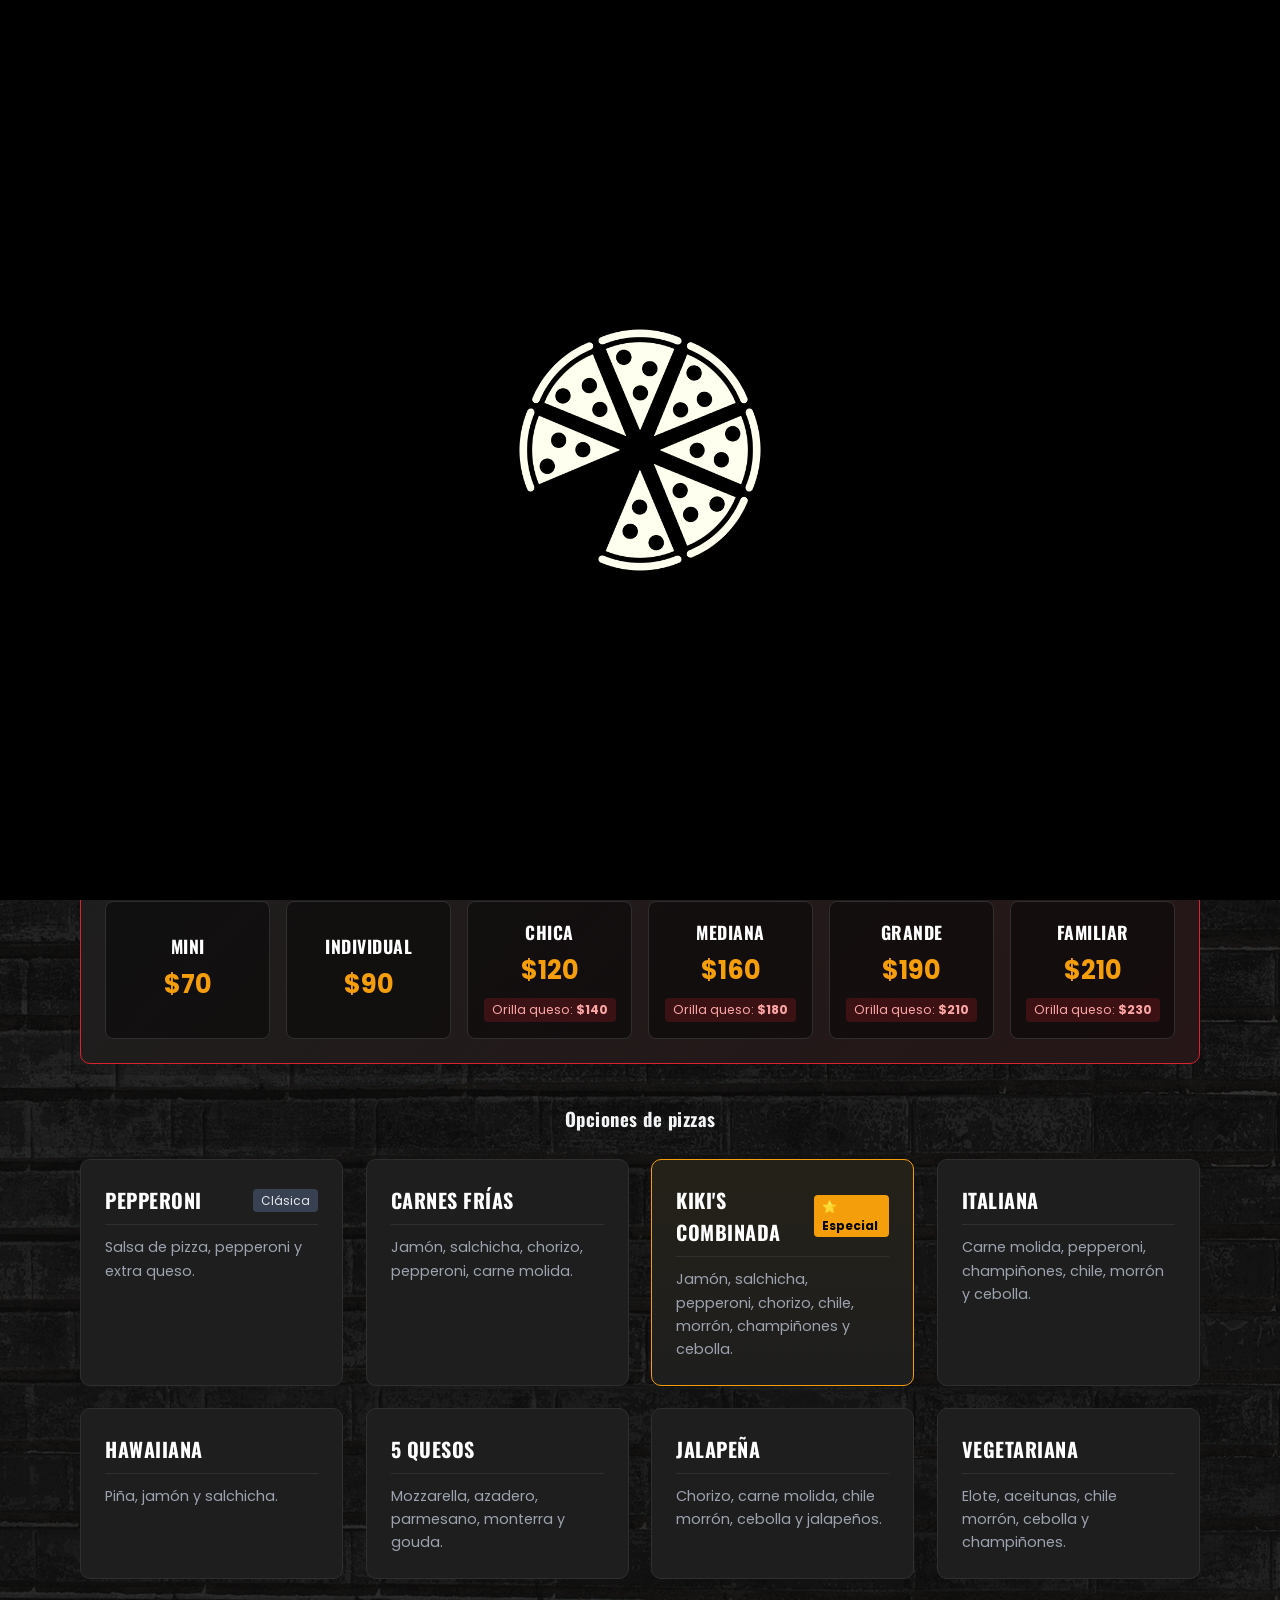
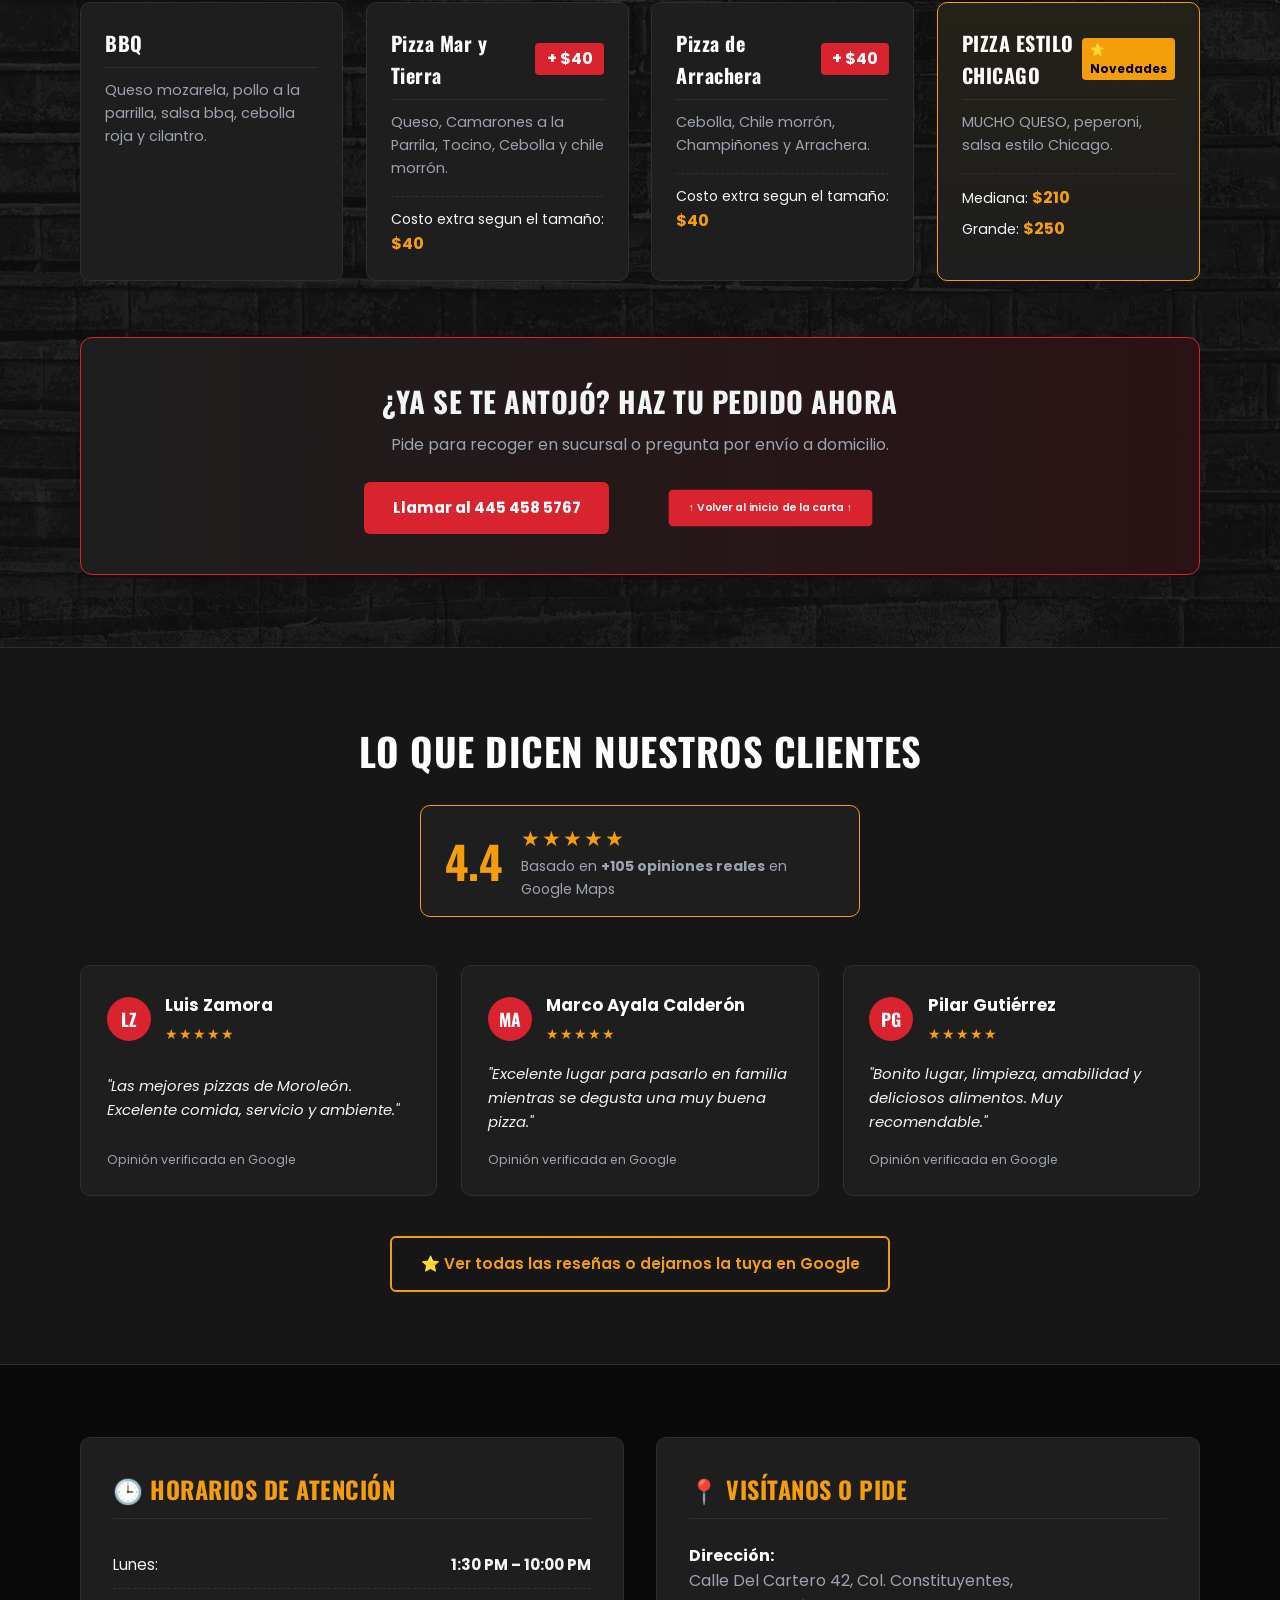
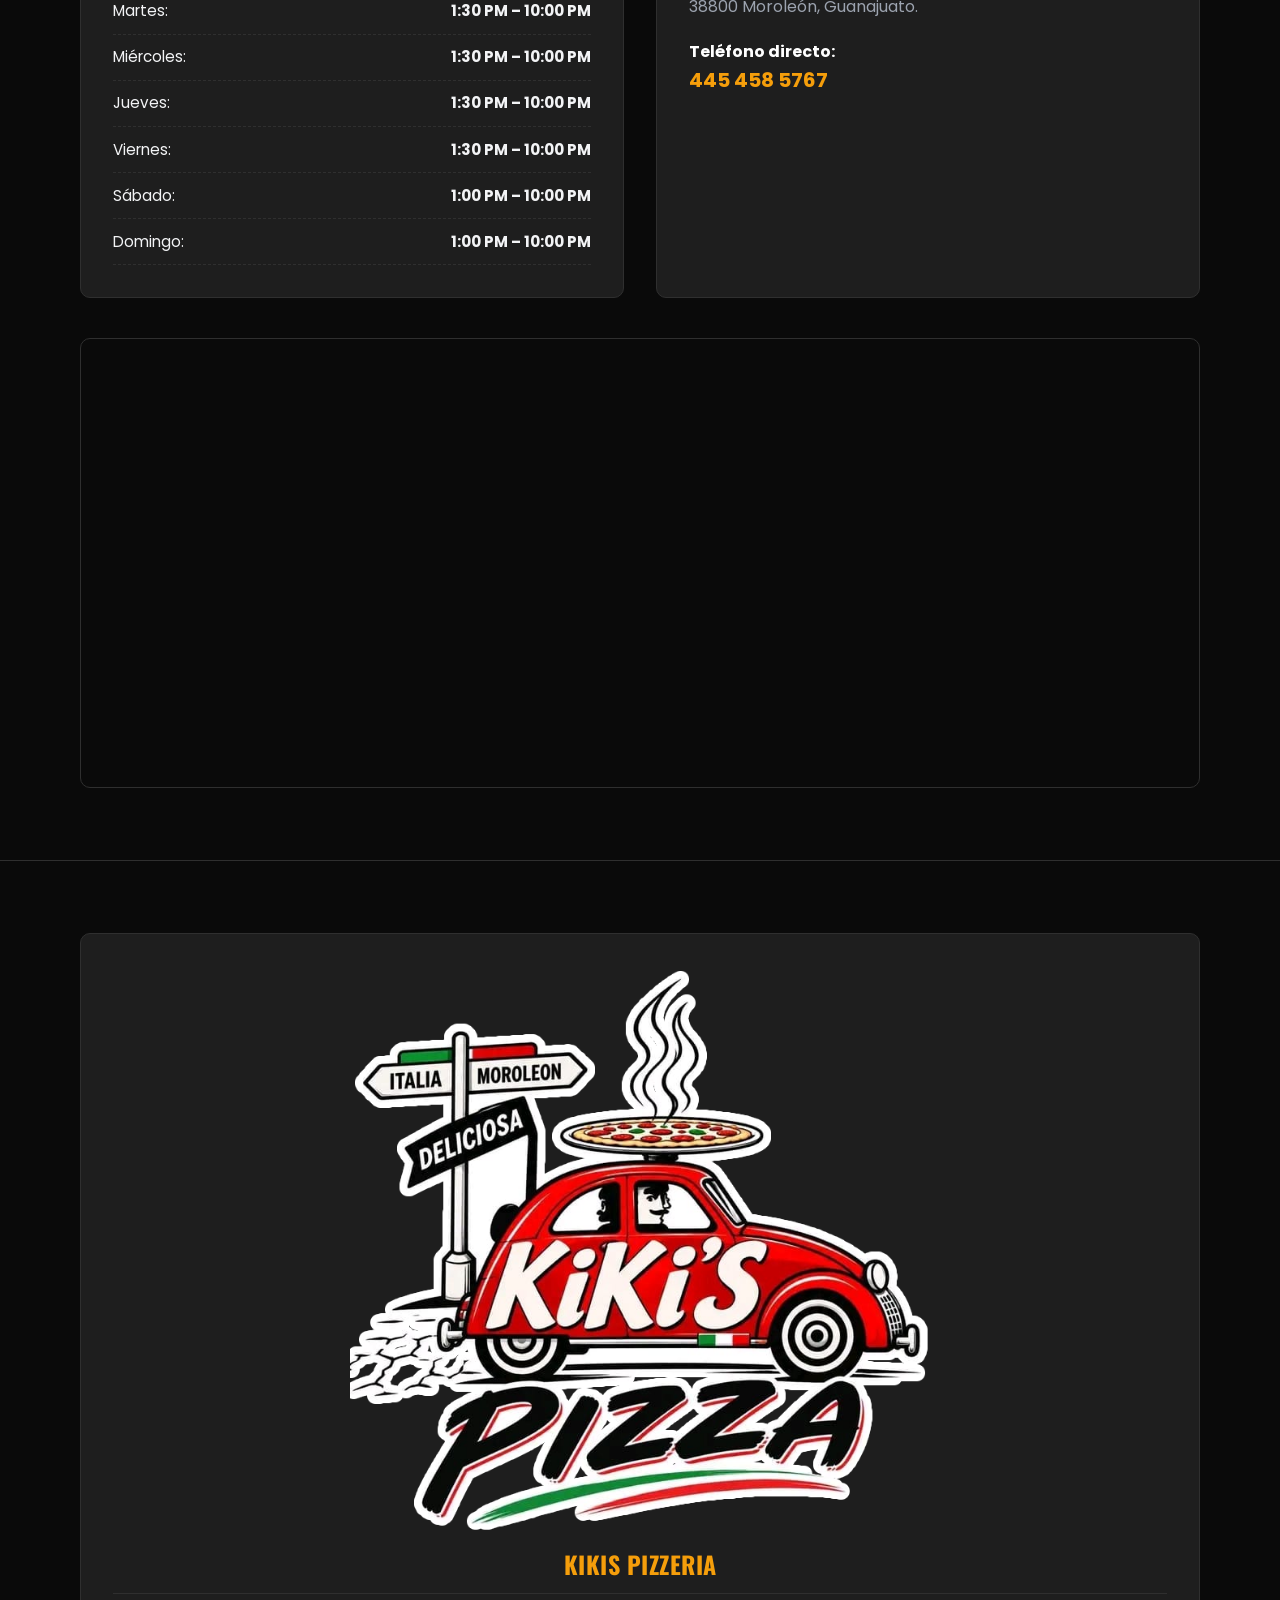
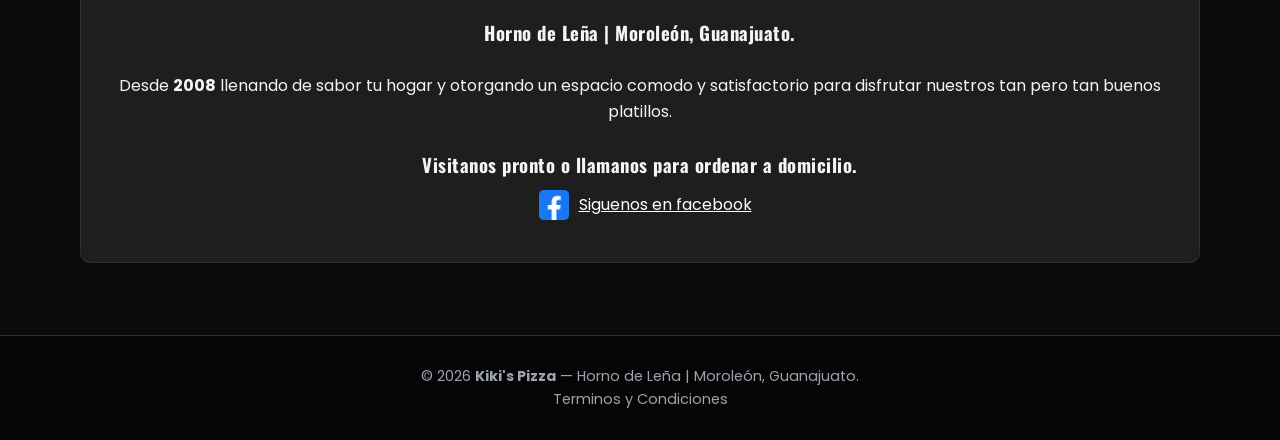
<file: index.html>
<!DOCTYPE html>
<html lang="es">
    <!-- hola w que haces aqui -->
<head>
    <meta charset="UTF-8">
    <meta name="viewport" content="width=device-width, initial-scale=1.0">
    <title>Kiki's Pizza | Horno de Leña - Moroleón, Gto.</title>
    <link rel="preconnect" href="https://fonts.googleapis.com">
    <link rel="preconnect" href="https://fonts.gstatic.com" crossorigin>
    <link href="https://fonts.googleapis.com/css2?family=Oswald:wght@500;700&family=Poppins:wght@300;400;600;700&display=swap" rel="stylesheet">
    <link rel="stylesheet" href="css/styles.css">
    <link rel="icon" type="image/png" href="img/KiKiSIcono3.png">
</head>
<body style="background: linear-gradient(rgba(10, 10, 10, 0.78), rgba(18, 18, 18, 0.95)), url('img/LadrilloFondo.jpg');">


    <div id="pizzaLoader">
        <div class="pizza" id="pizzaLoading"></div>
    </div>

    <div id="promoOverlay">
    <div class="promo-box">
        <a href="#"><button id="cerrarPromo" aria-label="Cerrar">✕</button></a>
        
        <video id="promoVideo" autoplay muted loop playsinline preload="auto">
        <source src="img/videos/pizzaChicago.mp4" type="video/mp4">
        </video>

        <div class="promo-texto">
        <h2>¡NUEVA RECETA! PIZZA ESTILO CHICAGO</h2>
        <p>¡Ya está disponible!</p>
        <a href="#chicago" class="btn-ver" onclick="cerrarPromo()">Ver producto</a>
        </div>
    </div>
    </div>

    <script>
    
    </script>
    <header class="navbar">
        <div class="container nav-container">
            <div class="brand-group">
                <a href="#" class="logo">
                    <img src="img/KiKiSlogo.png" alt="Kiki's Pizza">
                    <!-- <img src="img/Logos/LogoKikisOGSimplificado.png" alt="Kiki's Pizza"> -->
                </a>
                <span id="statusBadge" class="status-badge status-closed">
                    <span class="status-dot"></span>
                    <span id="statusText">Cerrado</span>
                </span>
            </div>

            <button class="menu-toggle" id="menuToggle" aria-label="Abrir menú">☰</button>
            <nav class="nav-links" id="navLinks">
                <a href="#inicio">Inicio</a>
                <a href="#menu">Menú</a>
                <a href="#orden">ORDENAR</a>
                <a href="#resenas">Reseñas</a>
                <a href="#horarios">Horarios y Ubicación</a>
                <a href="#nosotros">Conocenos</a>
            </nav>
        </div>
    </header>

    <section id="inicio" class="hero" style="background: linear-gradient(rgba(10, 10, 10, 0.78), rgba(18, 18, 18, 0.95)), url('img/KikisCombinadaPizza.jpeg') center/cover no-repeat;">
        <div class="container hero-content">
            <span class="badge">🔥 DE UN BUEN HORNO DE LEÑA</span>
            <h1>Sabor artesanal directo del horno a tu mesa</h1>
            <p>Disfruta nuestras pizzas a la leña, sandwiches italianos y antojitos en un ambiente único en Moroleón.</p>
            <div class="hero-buttons">
                <a href="#menu" class="btn btn-primary">Ver Carta Completa</a>
                <a href="tel:4454585767" class="btn btn-outline">📞 Llamar: 445 458 5767</a>
            </div>
        </div>
    </section>

    <section id="menu" class="section">
        <div class="container">
            <h2 class="section-title">Nuestra Carta</h2>
            <p class="section-subtitle">TODO PREPARADO AL MOMENTO EN NUESTRO ORNO DE LEÑA</p>

            <div class="menu-tabs">
                <button class="tab-btn active" data-category="pizzas">🍕 Pizzas</button>
                <button class="tab-btn" data-category="sandwiches">🥖 Sandwiches</button>
                <button class="tab-btn" data-category="antojos">🍟 Antojos</button>
                <button class="tab-btn" data-category="pastas">🍝 Pastas</button>
                <button class="tab-btn" data-category="ensaladas">🥬 Ensaladas</button>
            </div>

            <div class="menu-content active" id="pizzas">
                <div class="sizes-banner">
                    <h3>Elige el tamaño de tu pizza</h3>
                    <div class="sizes-grid">
                        <div class="size-item">
                            <span class="size-name">MINI</span>
                            <span class="size-price">$70</span>
                        </div>
                        <div class="size-item">
                            <span class="size-name">INDIVIDUAL</span>
                            <span class="size-price">$90</span>
                        </div>
                        <div class="size-item">
                            <span class="size-name">CHICA</span>
                            <span class="size-price">$120</span>
                            <span class="cheese-crust">Orilla queso: <strong>$140</strong></span>
                        </div>
                        <div class="size-item">
                            <span class="size-name">MEDIANA</span>
                            <span class="size-price">$160</span>
                            <span class="cheese-crust">Orilla queso: <strong>$180</strong></span>
                        </div>
                        <div class="size-item">
                            <span class="size-name">GRANDE</span>
                            <span class="size-price">$190</span>
                            <span class="cheese-crust">Orilla queso: <strong>$210</strong></span>
                        </div>
                        <div class="size-item">
                            <span class="size-name">FAMILIAR</span>
                            <span class="size-price">$210</span>
                            <span class="cheese-crust">Orilla queso: <strong>$230</strong></span>
                        </div>
                    </div>
                </div>
                <center><h3>Opciones de pizzas</h3></center><br>
                <div class="grid-menu">
                    <div class="card">
                        <div class="card-header"><h3>PEPPERONI</h3><span class="tag">Clásica</span></div>
                        <p>Salsa de pizza, pepperoni y extra queso.</p>
                        <!-- <button class="imgButton"></button> -->
                    </div>
                    <div class="card">
                        <div class="card-header"><h3>CARNES FRÍAS</h3></div>
                        <p>Jamón, salchicha, chorizo, pepperoni, carne molida.</p>
                    </div>
                    <div class="card highlight-card">
                        <div class="card-header"><h3>KIKI'S COMBINADA</h3><span class="tag-gold">⭐ Especial</span></div>
                        <p>Jamón, salchicha, pepperoni, chorizo, chile, morrón, champiñones y cebolla.</p>
                    </div>
                    <div class="card">
                        <div class="card-header"><h3>ITALIANA</h3></div>
                        <p>Carne molida, pepperoni, champiñones, chile, morrón y cebolla.</p>
                    </div>
                    <div class="card">
                        <div class="card-header"><h3>HAWAIIANA</h3></div>
                        <p>Piña, jamón y salchicha.</p>
                    </div>
                    <div class="card">
                        <div class="card-header"><h3>5 QUESOS</h3></div>
                        <p>Mozzarella, azadero, parmesano, monterra y gouda.</p>
                    </div>
                    <div class="card">
                        <div class="card-header"><h3>JALAPEÑA</h3></div>
                        <p>Chorizo, carne molida, chile morrón, cebolla y jalapeños.</p>
                    </div>
                    <div class="card">
                        <div class="card-header"><h3>VEGETARIANA</h3></div>
                        <p>Elote, aceitunas, chile morrón, cebolla y champiñones.</p>
                    </div>
                    <div class="card">
                        <div class="card-header"><h3>BBQ</h3></div>
                        <p>Queso mozarela, pollo a la parrilla, salsa bbq, cebolla roja y cilantro.</p>
                    </div>
                    <div class="card">
                        <div class="card-header"><h3>Pizza Mar y Tierra</h3><span class="price-pill">+ $40</span></div>
                        <p>Queso, Camarones a la Parrila, Tocino, Cebolla y chile morrón.</p>
                        <div class="dual-price">
                            <span>Costo extra segun el tamaño: <strong>$40</strong></span>
                        </div>
                    </div>
                    <div id="chicago" class="card">
                        <div class="card-header"><h3>Pizza de Arrachera</h3><span class="price-pill">+ $40</span></div>
                        <p>Cebolla, Chile morrón, Champiñones y Arrachera.</p>
                        <div class="dual-price">
                            <span>Costo extra segun el tamaño: <strong>$40</strong></span>
                        </div>
                    </div>

                    <div class="card highlight-card">
                        <div class="card-header"><h3>PIZZA ESTILO CHICAGO</h3><span class="tag-gold">⭐ Novedades</span></div>
                        <p>MUCHO QUESO, peperoni, salsa estilo Chicago.</p>
                        <div class="dual-price">
                            <span>Mediana: <strong>$210</strong></span>
                            <span>Grande: <strong>$250</strong></span>
                        </div>
                    </div>
                </div>
            </div>

            <div class="menu-content" id="sandwiches">
                <p class="category-note">Sandwiches italianos horneados en casa en horno de leña.</p>
                <div class="grid-menu">
                    <div class="card">
                        <div class="card-header"><h3>CESAR</h3><span class="price-pill">$100</span></div>
                        <p>Pollo a la parrilla, lechuga romana, queso parmesano, jitomate, cebolla y aderezo.</p>
                    </div>
                    <div class="card">
                        <div class="card-header"><h3>ITALIANO</h3><span class="price-pill">$100</span></div>
                        <p>Salchicha italiana, vegetales a la parrilla con queso asadero.</p>
                    </div>
                    <div class="card">
                        <div class="card-header"><h3>DE ARRACHERA</h3><span class="price-pill">$120</span></div>
                        <p>Arrachera a la parrilla, jitomate, cebolla, lechuga y queso asadero.</p>
                    </div>
                </div>
            </div>

            <div class="menu-content" id="antojos">
                <p class="category-note">Especialidades horneadas y complementos crujientes</p>
                <div class="grid-menu">
                    <div class="card">
                        <div class="card-header"><h3>PIZZA CALZONE</h3><span class="price-pill">$90</span></div>
                        <!-- <p>Empanada de pizza gigante rellena de queso y tus ingredientes favoritos.</p> -->
                    </div>
                    <div class="card">
                        <div class="card-header"><h3>CHICKEN BAKE</h3><span class="price-pill">$100</span></div>
                        <p>Pollo, Cebolla y Tocino.</p>
                    </div>
                    <div class="card">
                        <div class="card-header"><h3>ALITAS DE POLLO</h3><span class="price-pill">$100</span></div>
                        <p>Bañadas en salsa:  BBQ, Bufalo o Habanero.</p>
                    </div>
                    <div class="card">
                        <div class="card-header"><h3>PAPAS A LA FRANCESA</h3><span class="price-pill">$40</span></div>
                        <p>El complemento perfecto, doraditas y crujientes.</p>
                    </div>
                    <div class="card">
                        <div class="card-header"><h3>DEDOS DE QUESO</h3><span class="price-pill">$100</span></div>
                        <!--<p>Pollo, cebolla y tocino envueltos en masa artesanal gratinada.</p>-->
                    </div>
                </div>
            </div>

            <div class="menu-content" id="pastas">
                <p class="category-note">Nuestras pastas con un gran sabor y variedad para recordarte que estas en restaurante de comida italiana.</p>
                <div class="grid-menu">
                    <div class="card">
                        <div class="card-header"><h3>MARINERA</h3></div>
                        <p>Salsa de tomate casera, champiñones, queso parmesano.</p>
                        <div class="dual-price">
                            <span>Pollo o camarón: <strong>$90</strong></span>
                            <span>Combinado: <strong>$130</strong></span>
                        </div>
                    </div>
                    <div class="card">
                        <div class="card-header"><h3>ALFREDO</h3></div>
                        <p>Una cremosa salsa alfredo con champiñones.</p>
                        <div class="dual-price">
                            <span>Pollo o camarón: <strong>$90</strong></span>
                            <span>Combinado: <strong>$130</strong></span>
                        </div>
                    </div>
                    <div class="card">
                        <div class="card-header"><h3>BOLOÑESA</h3><span class="price-pill">$90</span></div>
                        <p>Salchicha italiana, champiñones, acompañada con su rica salsa casera tipo boloñesa.</p>
                    </div>
                    <div class="card">
                        <div class="card-header"><h3>LASAGNA ITALIANA</h3><span class="price-pill">$90</span></div>
                        <p>Capas de pasta, carne y abundante queso gratinado al horno de leña.</p>
                    </div>
                    <div class="card">
                        <div class="card-header"><h3>KUNG PAO</h3></div>
                        <p>Cacahuate, chile de árbol, cebollín, y spaguetti acompañado de una rica salsa china.</p>
                        <div class="dual-price">
                            <span>Pollo o camarón: <strong>$90</strong></span>
                            <span>Combinado: <strong>$130</strong></span>
                        </div>
                    </div>
                </div>
            </div>

            <div class="menu-content" id="ensaladas">
                <p class="category-note">Todas nuestras ensaladas están elaboradas con hortalizas de la mejor calidad.</p>
                <div class="grid-menu">
                    <div class="card">
                        <div class="card-header"><h3>DE LA CASA</h3><span class="price-pill">$100</span></div>
                        <p>Pechuga de pollo a la parrilla, Lechuga italiana, Romana con frutas, Tocino frito y Jitomate.</p>
                    </div>
                    <div class="card">
                        <div class="card-header"><h3>ESPECIALIDAD DEL CHEF</h3><span class="price-pill">$100</span></div>
                        <p>Combinacion de lechugas frescas acompañada de nueces caramelizadas, apio, manzana, uvas y queso con un rico aderezo de la casa y pollo a la parrilla.</p>
                    </div>
                    <div class="card">
                        <div class="card-header"><h3>CÉSAR</h3></div>
                        <p>Lechuga italiana y romana, crutones, queso parmesano, acompañada con aderezo César.</p>
                        <div class="dual-price">
                            <span>Pollo a la parrilla: <strong>$90</strong></span>
                            <span>con Camarones: <strong>$130</strong></span>
                        </div>
                    </div>
                    <div class="card">
                        <div class="card-header"><h3>HAWAIANA</h3><span class="price-pill">$100</span></div>
                        <p>Lechuga fresca, Jamón, Piña, Salchicha, Tocino crujiente y aderezo César ranchero.</p>
                    </div>
                </div>
            </div>
            <p id="orden"></p>
            <div class="cta-box">
                <h3>¿Ya se te antojó? Haz tu pedido ahora</h3>
                <p>Pide para recoger en sucursal o pregunta por envío a domicilio.</p>
                <div class="cta-actions">
                    <!-- <button id="btnWhatsApp" class="btn btn-whatsapp">💬 Pedir por WhatsApp</button> -->
                    <a href="tel:4454585767" class="btn btn-primary"><strong>Llamar al 445 458 5767</strong></a>
                    <a href="#menu" style="transform: scale(0.7);" class="btn btn-primary">↑ Volver al inicio de la carta ↑</a>
                </div>
            </div>
        </div>
    </section>

    <section id="resenas" class="section bg-reviews">
        <div class="container">
            <h2 class="section-title">Lo que dicen nuestros clientes</h2>
            
            <div class="google-rating-badge">
                <div class="rating-score">4.4</div>
                <div class="rating-details">
                    <div class="stars">★★★★★</div>
                    <p>Basado en <strong>+105 opiniones reales</strong> en Google Maps</p>
                </div>
            </div>

            <div class="grid-reviews">
                <div class="review-card">
                    <div class="review-header">
                        <div class="reviewer-avatar">LZ</div>
                        <div>
                            <h4>Luis Zamora</h4>
                            <span class="review-stars">★★★★★</span>
                        </div>
                    </div>
                    <p class="review-text">"Las mejores pizzas de Moroleón. Excelente comida, servicio y ambiente."</p>
                    <span class="review-source">Opinión verificada en Google</span>
                </div>

                <div class="review-card">
                    <div class="review-header">
                        <div class="reviewer-avatar">MA</div>
                        <div>
                            <h4>Marco Ayala Calderón</h4>
                            <span class="review-stars">★★★★★</span>
                        </div>
                    </div>
                    <p class="review-text">"Excelente lugar para pasarlo en familia mientras se degusta una muy buena pizza."</p>
                    <span class="review-source">Opinión verificada en Google</span>
                </div>

                <div class="review-card">
                    <div class="review-header">
                        <div class="reviewer-avatar">PG</div>
                        <div>
                            <h4>Pilar Gutiérrez</h4>
                            <span class="review-stars">★★★★★</span>
                        </div>
                    </div>
                    <p class="review-text">"Bonito lugar, limpieza, amabilidad y deliciosos alimentos. Muy recomendable."</p>
                    <span class="review-source">Opinión verificada en Google</span>
                </div>
            </div>

            <div class="reviews-cta">
                <a href="https://maps.app.goo.gl/2pxG9FmsqHazRQCR9" target="_blank" rel="noopener noreferrer" class="btn btn-outline">
                    ⭐ Ver todas las reseñas o dejarnos la tuya en Google
                </a>
            </div>
        </div>
    </section>

    <section id="horarios" class="section bg-darker">
        <div class="container grid-info">
            <div class="info-card">
                <h2>🕒 Horarios de Atención</h2>
                <ul class="schedule-list">
                    <li><span>Lunes:</span> <strong>1:30 PM – 10:00 PM</strong></li>
                    <!-- <li class="closed"><span>Martes:</span> <strong>Cerrado</strong></li> -->
                    <li><span>Martes:</span> <strong>1:30 PM – 10:00 PM</strong></li>
                    <li><span>Miércoles:</span> <strong>1:30 PM – 10:00 PM</strong></li>
                    <li><span>Jueves:</span> <strong>1:30 PM – 10:00 PM</strong></li>
                    <li><span>Viernes:</span> <strong>1:30 PM – 10:00 PM</strong></li>
                    <li><span>Sábado:</span> <strong>1:00 PM – 10:00 PM</strong></li>
                    <li><span>Domingo:</span> <strong>1:00 PM – 10:00 PM</strong></li>
                </ul>
            </div>

            <div class="info-card" id="ubicacion">
                <h2>📍 Visítanos o Pide</h2>
                <p class="address">
                    <strong>Dirección:</strong><br>
                    Calle Del Cartero 42, Col. Constituyentes,<br>
                    38800 Moroleón, Guanajuato.
                </p>
                <p class="phone">
                    <strong>Teléfono directo:</strong><br>
                    <a href="tel:4454585767">445 458 5767</a>
                </p>
            </div>
            
        </div>
        <center><iframe class="mapa" src="https://www.google.com/maps/embed?pb=!1m18!1m12!1m3!1d14985.18854553349!2d-101.2073275298901!3d20.121647646771386!2m3!1f0!2f0!3f0!3m2!1i1024!2i768!4f13.1!3m3!1m2!1s0x842cfafbf47c6f1d%3A0xaeb9e7f0befae872!2sKikis%20Pizza!5e0!3m2!1ses-419!2smx!4v1794878331908!5m2!1ses-419!2smx"  width="80%" height="450" style="border:1px solid rgb(0, 0, 0);" allowfullscreen="" loading="lazy" referrerpolicy="strict-origin-when-cross-origin"></iframe></center>
    </section>


    <section id="nosotros" class="section bg-darker">
        <div class="container grid-info">
            <div class="info-card">
                <center>
                    <img class="imgCard" src="img/Logos/LogoKikisOG.png" alt="LogoKikisOG">
                    <h2><strong>KIKIS PIZZERIA</strong></h2>
                    <h3><strong>Horno de Leña | Moroleón, Guanajuato.</strong></h3>
                    <br>
                    <p>Desde <strong>2008</strong> llenando de sabor tu hogar y otorgando un espacio comodo y satisfactorio para disfrutar nuestros tan pero tan buenos platillos.</p>
                    <br><h3>Visitanos pronto o llamanos para ordenar a domicilio.</h3>

                    <a href="https://www.facebook.com/profile.php?id=61595882806256" target="_blank" style="color: white; display: flex; align-items: center; justify-content: center;">
                        <img id="facebook-icon" src="img/Logos/facebook_icon_130940.png" alt="Facebook" style="width: 50px; height: 50px; padding: 10px;">
                        <label for="">Siguenos en facebook</label>
                    </a>
                </center>
            </div>
    </section>

    <footer class="footer">
        <div class="container">
            <p>© <span id="year"></span> <strong>Kiki's Pizza</strong> — Horno de Leña | Moroleón, Guanajuato.</p>
        </div>
        <a id="year">Terminos y Condiciones</a>
        
    </footer>
    <script src="js/app.js"></script>
</body>
</html>
</file>
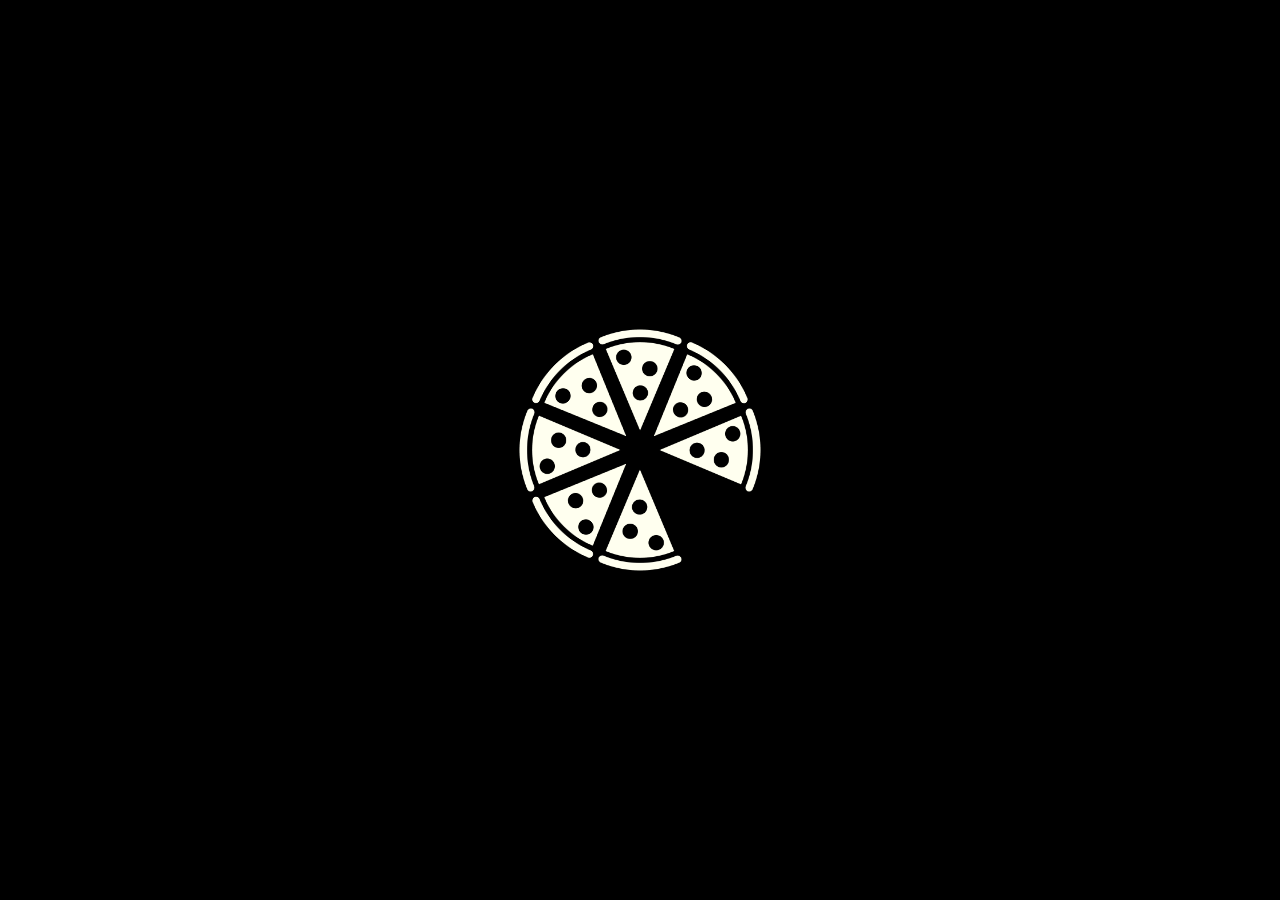
<file: anims.html>
<!DOCTYPE html>
<html lang="es">
<head>
<meta charset="UTF-8">
<meta name="viewport" content="width=device-width, initial-scale=1.0">
<title>Pizza Loader</title>
<style>
*{margin:0;padding:0;box-sizing:border-box}
#loader{position:fixed;inset:0;background:#000;z-index:99999;display:flex;align-items:center;justify-content:center;opacity:1;visibility:visible;transition:opacity .5s ease,visibility .5s ease}
#loader.hide{opacity:0;visibility:hidden;pointer-events:none}
.pizza{position:relative;width:280px;height:280px}
.rebanada{position:absolute;width:50%;height:50%;left:25%;top:0;object-fit:contain;transform-origin:50% 100%;opacity:1;transition:opacity .12s ease}
.rebanada.off{opacity:0}
#contenido{min-height:100vh;opacity:0;transition:opacity .5s ease}
#contenido.show{opacity:1}
</style>
</head>
<body>
<div id="loader">
<div class="pizza" id="pizza"></div>
</div>
<main id="contenido">
<h1>Bienvenido a mi página</h1>
</main>
<script>
const DURACION_CARGA=2000;
const NUM_REBANADAS=8;
const pizza=document.getElementById("pizza");
let rebanadas=[];
for(let i=0;i<NUM_REBANADAS;i++){
const imagen=document.createElement("img");
imagen.src="img/Logos/pizza1.png";
imagen.classList.add("rebanada");
imagen.alt="";
imagen.style.transform=`rotate(${i*(360/NUM_REBANADAS)}deg)`;
pizza.appendChild(imagen);
rebanadas.push(imagen);
}
const INTERVALO=DURACION_CARGA/NUM_REBANADAS;
let actual=0;
rebanadas[actual].classList.add("off");
const animacion=setInterval(()=>{
rebanadas[actual].classList.remove("off");
actual=(actual+1)%NUM_REBANADAS;
rebanadas[actual].classList.add("off");
},INTERVALO);
setTimeout(()=>{
clearInterval(animacion);
document.getElementById("loader").classList.add("hide");
document.getElementById("contenido").classList.add("show");
},DURACION_CARGA);
</script>
</body>
</html>
</file>
<file: css/styles.css>
:root {
    --bg-main: #121212;
    --bg-darker: #0a0a0a;
    --bg-card: #1e1e1e;
    --border-color: #2f2f2f;
    --primary: #d9232e;
    --primary-hover: #b51923;
    --gold: #f59e0b;
    --text-main: #f3f4f6;
    --text-muted: #9ca3af;
    --whatsapp: #25d366;
}

*::selection{
    color: #000;
    background-color: var(--gold);
}

* {
    margin: 0;
    padding: 0;
    box-sizing: border-box;
}

html {
    scroll-padding-top: 50px;
    scroll-behavior: smooth;
    background-color: #000;
    
}

body {
    font-family: 'Poppins', sans-serif;
    background-position: center;
    background-size: cover, 900px auto;
    background-repeat: no-repeat, repeat;
    
    color: var(--text-main);
    line-height: 1.6;
}

h1, h2, h3, .logo, .size-name {
    font-family: 'Oswald', sans-serif;
    letter-spacing: 0.5px;
}

.container {
    width: 90%;
    max-width: 1120px;
    margin: 0 auto;
    
}

.navbar {
    background: rgba(10, 10, 10, 0.95);
    border-bottom: 2px solid var(--primary);
    position: sticky;
    top: 0;
    z-index: 1000;
    backdrop-filter: blur(8px);
}

.nav-container {
    display: flex;
    justify-content: space-between;
    align-items: center;
    height: 72px;
}

.logo {
    text-decoration: none;
    display: flex;
    align-items: center;
    gap: 8px;
}

.logo img{
    height: 70px;
}

.brand-group {
    display: flex;
    align-items: center;
    gap: 12px;
}

.status-badge {
    display: inline-flex;
    align-items: center;
    gap: 7px;
    padding: 5px 12px;
    border-radius: 50px;
    font-family: 'Oswald', sans-serif;
    font-size: 0.85rem;
    font-weight: 700;
    letter-spacing: 1px;
    text-transform: uppercase;
    transition: all 0.3s ease;
}

.status-dot {
    width: 8px;
    height: 8px;
    border-radius: 50%;
}

.status-open {
    background-color: rgba(57, 255, 20, 0.12);
    color: #efff14;
    border: 1px solid #efff14;
    box-shadow: 0 0 10px rgba(57, 255, 20, 0.35), inset 0 0 6px rgba(57, 255, 20, 0.15);
}

.status-open .status-dot {
    background-color: #e7ff14;
    box-shadow: 0 0 8px #dcff14;
    animation: pulseNeon 1.8s infinite;
}

.status-closed {
    background-color: rgba(107, 114, 128, 0.12);
    color: #6b7280;
    border: 1px solid #374151;
    box-shadow: none;
}

.status-closed .status-dot {
    background-color: #4b5563;
}

@keyframes pulseNeon {
    0%, 100% { opacity: 1; transform: scale(1); }
    50% { opacity: 0.45; transform: scale(0.85); }
}

@media (max-width: 420px) {
    .logo img {
        height: 54px;
    }
    .status-badge {
        padding: 4px 9px;
        font-size: 0.75rem;
    }
}

.logo-box {
    background: #000;
    color: var(--gold);
    border: 2px solid var(--gold);
    padding: 2px 10px;
    font-size: 1.5rem;
    font-weight: 700;
    border-radius: 4px;
    text-transform: uppercase;
}

.logo-sub {
    color: var(--text-main);
    font-size: 1.3rem;
    font-weight: 500;
    letter-spacing: 2px;
}

.nav-links {
    display: flex;
    gap: 1.8rem;
}

.nav-links a {
    text-decoration: none;
    color: var(--text-main);
    font-weight: 500;
    text-transform: uppercase;
    font-size: 0.9rem;
    transition: color 0.3s;
}

.nav-links a:hover {
    color: var(--gold);
}

.menu-toggle {
    display: none;
    background: none;
    border: none;
    color: var(--text-main);
    font-size: 1.8rem;
    cursor: pointer;
}

.hero {
    
    padding: 6.5rem 0 5rem;
    text-align: center;
    border-bottom: 1px solid var(--border-color);
}

.badge {
    background: rgba(245, 158, 11, 0.15);
    color: var(--gold);
    border: 1px solid var(--gold);
    padding: 0.4rem 1.2rem;
    border-radius: 4px;
    font-weight: 600;
    font-size: 0.85rem;
    display: inline-block;
    margin-bottom: 1.2rem;
    letter-spacing: 1px;
}

.hero h1 {
    font-size: 3rem;
    text-transform: uppercase;
    margin-bottom: 1rem;
    line-height: 1.15;
    color: #fff;
}

.hero p {
    font-size: 1.05rem;
    max-width: 620px;
    margin: 0 auto 2.2rem;
    color: var(--text-muted);
}

.hero-buttons {
    display: flex;
    gap: 1rem;
    justify-content: center;
    flex-wrap: wrap;
}

.btn {
    display: inline-block;
    padding: 0.85rem 1.8rem;
    border-radius: 6px;
    text-decoration: none;
    font-weight: 600;
    cursor: pointer;
    border: none;
    font-size: 0.95rem;
    transition: all 0.25s ease;
}

.btn:hover {
    transform: translateY(-2px);
}

.btn-primary {
    background: var(--primary);
    color: #fff;
}

.btn-primary:hover {
    background: var(--primary-hover);
}

.btn-outline {
    background: transparent;
    color: var(--gold);
    border: 2px solid var(--gold);
}

.btn-outline:hover {
    background: var(--gold);
    color: #000;
}

.btn-whatsapp {
    background: var(--whatsapp);
    color: #fff;
}

.btn-whatsapp:hover {
    background: #1ebe5d;
}

.full-width {
    display: block;
    text-align: center;
    width: 100%;
    margin-top: 1.5rem;
}

.section {
    padding: 4.5rem 0;
}

.bg-darker {
    background: var(--bg-darker);
    border-top: 1px solid var(--border-color);
}

.section-title {
    text-align: center;
    font-size: 2.4rem;
    text-transform: uppercase;
    color: #fff;
    margin-bottom: 0.3rem;
}

.section-subtitle {
    text-align: center;
    color: var(--gold);
    margin-bottom: 2.5rem;
    font-size: 0.95rem;
}

.menu-tabs {
    display: flex;
    justify-content: center;
    gap: 0.8rem;
    margin-bottom: 2.5rem;
    flex-wrap: wrap;
}

.tab-btn {
    background: var(--bg-card);
    color: var(--text-muted);
    border: 1px solid var(--border-color);
    padding: 0.75rem 1.4rem;
    border-radius: 6px;
    font-family: 'Oswald', sans-serif;
    font-size: 1.05rem;
    text-transform: uppercase;
    cursor: pointer;
    transition: all 0.3s;
}

.tab-btn:hover {
    border-color: var(--gold);
    color: #fff;
}

.tab-btn.active {
    background: var(--primary);
    color: #fff;
    border-color: var(--primary);
}

.menu-content {
    display: none;
    animation: fadeIn 0.35s ease;
}

.menu-content.active {
    display: block;
}

@keyframes fadeIn {
    from { opacity: 0; transform: translateY(8px); }
    to { opacity: 1; transform: translateY(0); }
}

.category-note {
    text-align: center;
    color: var(--text-muted);
    margin-bottom: 1.5rem;
    font-style: italic;
}

.sizes-banner {
    background: linear-gradient(135deg, #1e1e1e 0%, #261617 100%);
    border: 1px solid var(--primary);
    border-radius: 10px;
    padding: 1.5rem;
    margin-bottom: 2.5rem;
    text-align: center;
}

.sizes-banner h3 {
    color: var(--gold);
    text-transform: uppercase;
    font-size: 1.3rem;
    margin-bottom: 1.2rem;
}

.sizes-grid {
    display: grid;
    grid-template-columns: repeat(auto-fit, minmax(150px, 1fr));
    gap: 1rem;
}

.size-item {
    background: rgba(0, 0, 0, 0.45);
    border: 1px solid var(--border-color);
    border-radius: 8px;
    padding: 1rem 0.5rem;
    display: flex;
    flex-direction: column;
    align-items: center;
    justify-content: center;
}

.size-name {
    font-size: 1.1rem;
    color: #fff;
    font-weight: 700;
}

.size-price {
    font-size: 1.6rem;
    font-weight: 700;
    color: var(--gold);
    margin: 0.2rem 0;
}

.cheese-crust {
    font-size: 0.78rem;
    color: #fca5a5;
    background: rgba(217, 35, 46, 0.2);
    padding: 2px 8px;
    border-radius: 4px;
    margin-top: 4px;
}

.grid-menu {
    display: grid;
    grid-template-columns: repeat(auto-fit, minmax(260px, 1fr));
    gap: 1.4rem;
}

.card {
    background: var(--bg-card);
    border: 1px solid var(--border-color);
    border-radius: 10px;
    padding: 1.5rem;
    transition: transform 0.25s, border-color 0.25s;
}

.card:hover {
    transform: translateY(-4px);
    border-color: var(--gold);
}

.highlight-card {
    border-color: var(--gold);
    background: linear-gradient(180deg, #242118 0%, #1e1e1e 100%);
}

.card-header {
    display: flex;
    justify-content: space-between;
    align-items: center;
    gap: 0.5rem;
    margin-bottom: 0.7rem;
    border-bottom: 1px solid var(--border-color);
    padding-bottom: 0.5rem;
}

.card h3 {
    color: #fff;
    font-size: 1.25rem;
}

.card p {
    font-size: 0.9rem;
    color: var(--text-muted);
}

.price-pill {
    background: var(--primary);
    color: #fff;
    font-weight: 700;
    padding: 0.2rem 0.7rem;
    border-radius: 4px;
    font-size: 1rem;
    white-space: nowrap;
}

.tag {
    background: #374151;
    color: #e5e7eb;
    font-size: 0.75rem;
    padding: 2px 8px;
    border-radius: 4px;
}

.tag-gold {
    background: var(--gold);
    color: #000;
    font-weight: 700;
    font-size: 0.75rem;
    padding: 2px 8px;
    border-radius: 4px;
}

.dual-price {
    margin-top: 1rem;
    padding-top: 0.7rem;
    border-top: 1px dashed var(--border-color);
    display: flex;
    flex-direction: column;
    gap: 0.3rem;
    font-size: 0.88rem;
    color: var(--text-main);
}

.dual-price strong {
    color: var(--gold);
    font-size: 1rem;
}

.cta-box {
    background: linear-gradient(90deg, #1e1e1e 0%, #2b1214 100%);
    border: 1px solid var(--primary);
    text-align: center;
    padding: 2.5rem 1.5rem;
    border-radius: 12px;
    margin-top: 3.5rem;
}

.cta-box h3 {
    font-size: 1.8rem;
    text-transform: uppercase;
    margin-bottom: 0.5rem;
}

.cta-box p {
    color: var(--text-muted);
    margin-bottom: 1.5rem;
}

.cta-actions {
    display: flex;
    justify-content: center;
    gap: 1rem;
    flex-wrap: wrap;
}

.grid-info {
    display: grid;
    grid-template-columns: repeat(auto-fit, minmax(300px, 1fr));
    gap: 2rem;
}

.info-card {
    background: var(--bg-card);
    border: 1px solid var(--border-color);
    padding: 2rem;
    border-radius: 10px;
}

.info-card h2 {
    margin-bottom: 1.5rem;
    font-size: 1.5rem;
    text-transform: uppercase;
    color: var(--gold);
    border-bottom: 1px solid var(--border-color);
    padding-bottom: 0.6rem;
}

.imgButton{
    display:block;
    position:absolute;
    top: 90%;
    left: 95%;
    padding: 5px;
    height: 30px;
    width: 30px;
    background-color: var(--gold);
}

.schedule-list {
    list-style: none;
}

.schedule-list li {
    display: flex;
    justify-content: space-between;
    padding: 0.65rem 0;
    border-bottom: 1px dashed var(--border-color);
    font-size: 0.95rem;
}

.schedule-list li.closed strong {
    color: var(--primary);
    text-transform: uppercase;
}

.address, .phone {
    margin-bottom: 1.2rem;
    color: var(--text-muted);
}

.address strong, .phone strong {
    color: #fff;
}

.phone a {
    color: var(--gold);
    font-weight: 700;
    text-decoration: none;
    font-size: 1.25rem;
}

.mapa{
    padding-top: 40px;

}

.footer {
    background: #050505;
    color: var(--text-muted);
    text-align: center;
    padding: 1.8rem 0;
    font-size: 0.9rem;
    border-top: 1px solid var(--border-color);
}

.bg-reviews {
    background-color: #161616;
    border-top: 1px solid var(--border-color);
}

.google-rating-badge {
    display: flex;
    align-items: center;
    justify-content: center;
    gap: 1.2rem;
    background: var(--bg-card);
    border: 1px solid var(--gold);
    max-width: 440px;
    margin: 1.5rem auto 3rem;
    padding: 1rem 1.5rem;
    border-radius: 10px;
}

.rating-score {
    font-family: 'Oswald', sans-serif;
    font-size: 2.8rem;
    font-weight: 700;
    color: var(--gold);
    line-height: 1;
}

.rating-details .stars {
    color: var(--gold);
    font-size: 1.3rem;
    letter-spacing: 2px;
}

.rating-details p {
    font-size: 0.88rem;
    color: var(--text-muted);
    margin: 0;
}

.grid-reviews {
    display: grid;
    grid-template-columns: repeat(auto-fit, minmax(280px, 1fr));
    gap: 1.5rem;
}

.review-card {
    background: var(--bg-card);
    border: 1px solid var(--border-color);
    border-radius: 10px;
    padding: 1.6rem;
    display: flex;
    flex-direction: column;
    justify-content: space-between;
}

.review-header {
    display: flex;
    align-items: center;
    gap: 0.9rem;
    margin-bottom: 1rem;
}

.reviewer-avatar {
    width: 44px;
    height: 44px;
    border-radius: 50%;
    background: var(--primary);
    color: #fff;
    font-family: 'Oswald', sans-serif;
    font-weight: 700;
    font-size: 1.1rem;
    display: flex;
    align-items: center;
    justify-content: center;
}

.review-header h4 {
    color: #fff;
    font-size: 1.05rem;
    margin-bottom: 2px;
}

.review-stars {
    color: var(--gold);
    font-size: 0.9rem;
    letter-spacing: 1px;
}

.review-text {
    color: var(--text-main);
    font-size: 0.93rem;
    font-style: italic;
    margin-bottom: 1rem;
}

.review-source {
    font-size: 0.78rem;
    color: var(--text-muted);
}

.reviews-cta {
    text-align: center;
    margin-top: 2.5rem;
}

.mapa {
    display: block;
    margin: 2.5rem auto 0;
    width: 90%;
    max-width: 1120px;
    border-radius: 10px;
    border: 1px solid var(--border-color) !important;
}

.info-card .imgCard{
    width: 55%;
}

#promoOverlay {
    position: fixed;
    inset: 0;
    width: 100%;
    height: 100%;
    background: rgba(0, 0, 0, 0.9);
    z-index: 9999;
    display: flex;
    align-items: center;
    justify-content: center;
    padding: 0;
}

.promo-box {
    position: relative;
    width: 100%;
    height: 100%;
    max-width: 100%;
    display: flex;
    flex-direction: column;
    background: #000;
    overflow: hidden;
}

#promoVideo {
    width: 100%;
    flex: 1;
    min-height: 0;
    /* object-fit: cover; */
    display: block;
}

#cerrarPromo {
    position: absolute;
    top: max(12px, env(safe-area-inset-top));
    right: 14px;
    z-index: 10;
    width: 42px;
    height: 42px;
    border: none;
    border-radius: 50%;
    background: rgba(255,255,255,0.95);
    color: #000;
    font-size: 20px;
    cursor: pointer;
}

.promo-texto {
    text-align: center;
    padding: 18px 16px calc(20px + env(safe-area-inset-bottom));
    background: #111;
    color: white;
    font-family: sans-serif;
    flex-shrink: 0;
}

.promo-texto h2 {
    margin: 0 0 4px 0;
    font-size: clamp(20px, 5vw, 32px);
    color: #ffcc00;
}

.promo-texto p {
    margin: 0;
    font-size: clamp(14px, 3.5vw, 17px);
}

.btn-ver {
    display: inline-block;
    margin-top: 14px;
    padding: 12px 28px;
    background: #ffcc00;
    color: #000;
    text-decoration: none;
    font-weight: bold;
    border-radius: 30px;
    font-size: clamp(14px, 4vw, 16px);
}

@media (max-width: 950px) {
    .menu-toggle {
        display: block;
    }

    .nav-links {
        display: none;
        flex-direction: column;
        position: absolute;
        top: 72px;
        left: 0;
        width: 100%;
        background: #0a0a0a;
        padding: 1.2rem 5%;
        border-bottom: 2px solid var(--primary);
    }

    .nav-links.active {
        display: flex;
    }

    .hero h1 {
        font-size: 2.1rem;
    }

    html{
        scroll-padding-top: 50px;
    }

    .info-card .imgCard{
        width: 85%;
    }

    #promoOverlay {
        padding: 20px;
    }
    .promo-box {
        width: min(90vw, 900px);
        height: auto;
        max-height: 92vh;
        border-radius: 16px;
    }
    #promoVideo {
        max-height: 65vh;
    }
}


#pizzaLoader {
    position: fixed;
    inset: 0;
    width: 100%;
    height: 100%;
    background: #000;
    z-index: 1000000;
    display: flex;
    align-items: center;
    justify-content: center;
    opacity: 1;
    visibility: visible;
    transition: opacity .5s ease, visibility .5s ease;
}

#pizzaLoader.hide {
    opacity: 0;
    visibility: hidden;
    pointer-events: none;
}

#pizzaLoader .pizza {
    position: relative;
    width: 280px;
    height: 280px;
}

#pizzaLoader .rebanada {
    position: absolute;
    width: 50%;
    height: 50%;
    left: 25%;
    top: 0;
    object-fit: contain;
    transform-origin: 50% 100%;
    opacity: 1;
    transition: opacity .12s ease;
}

#pizzaLoader .rebanada.off {
    opacity: 0;
}
</file>
